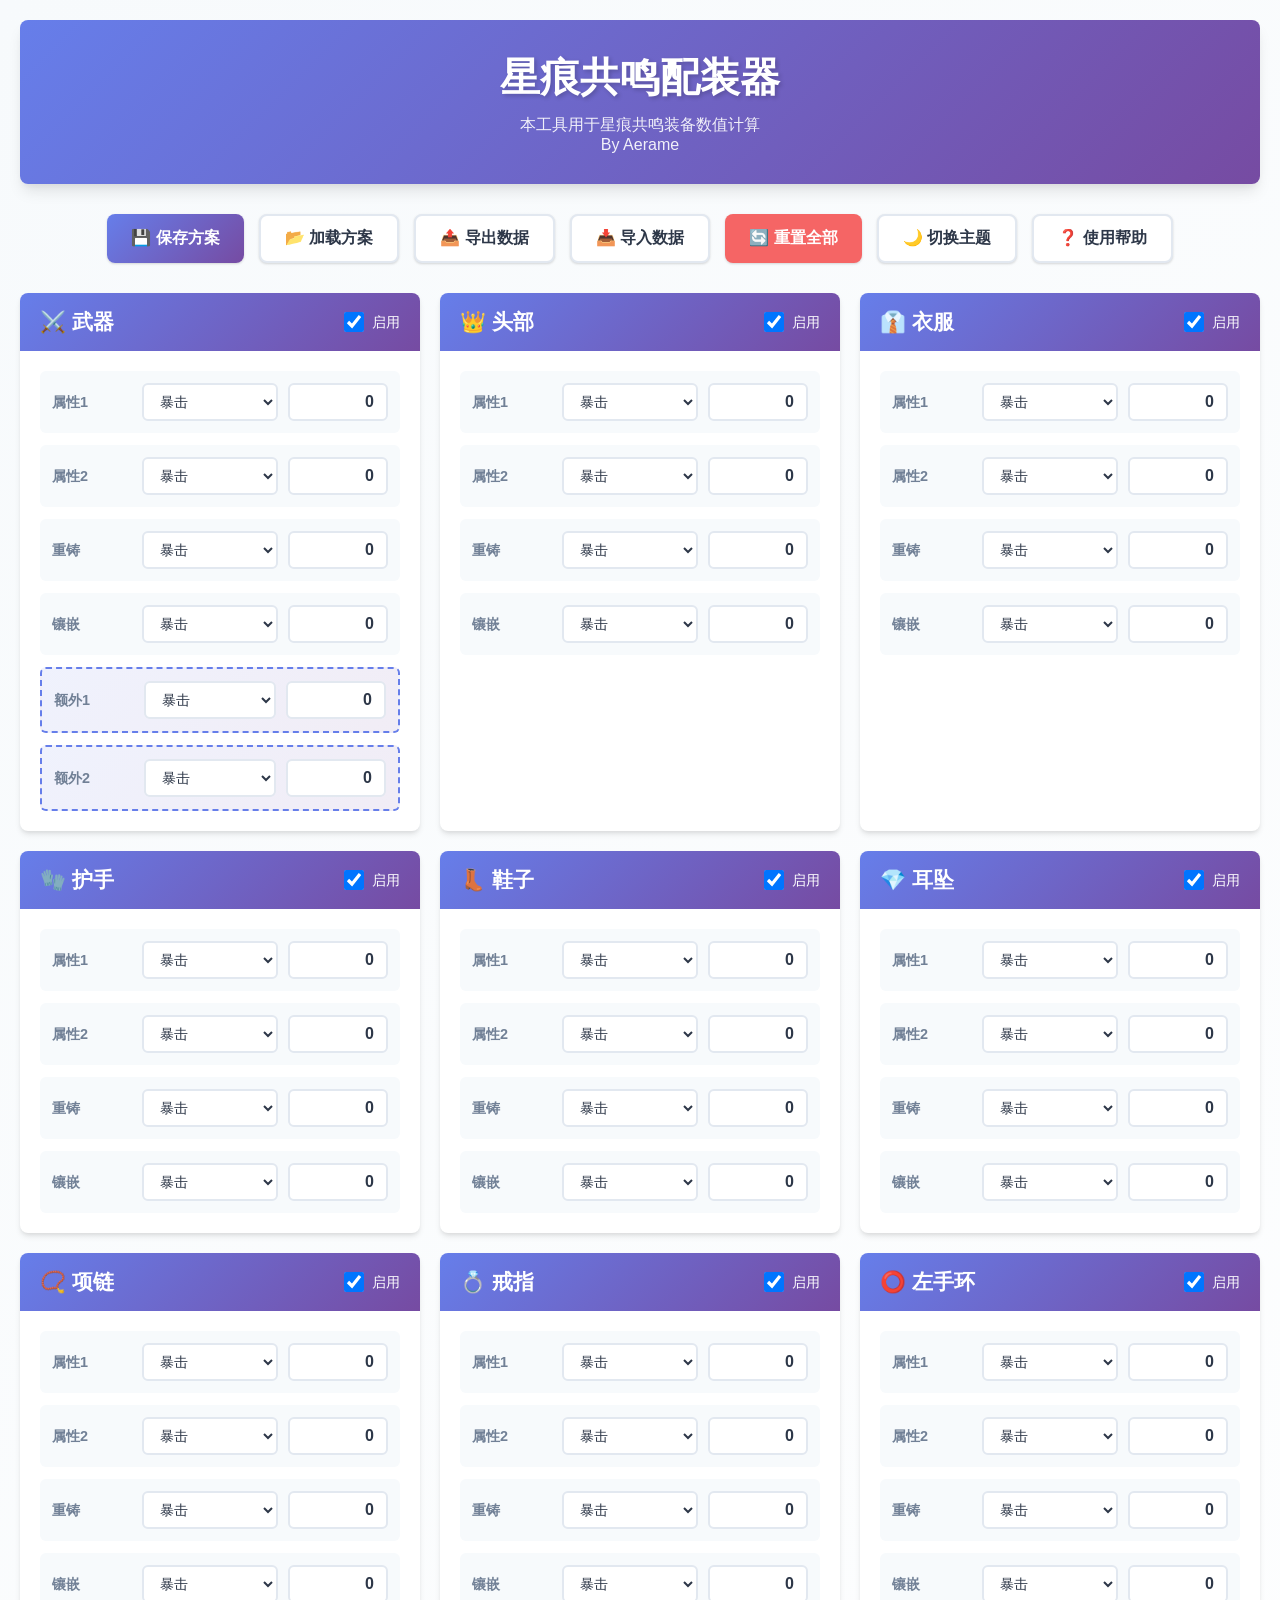
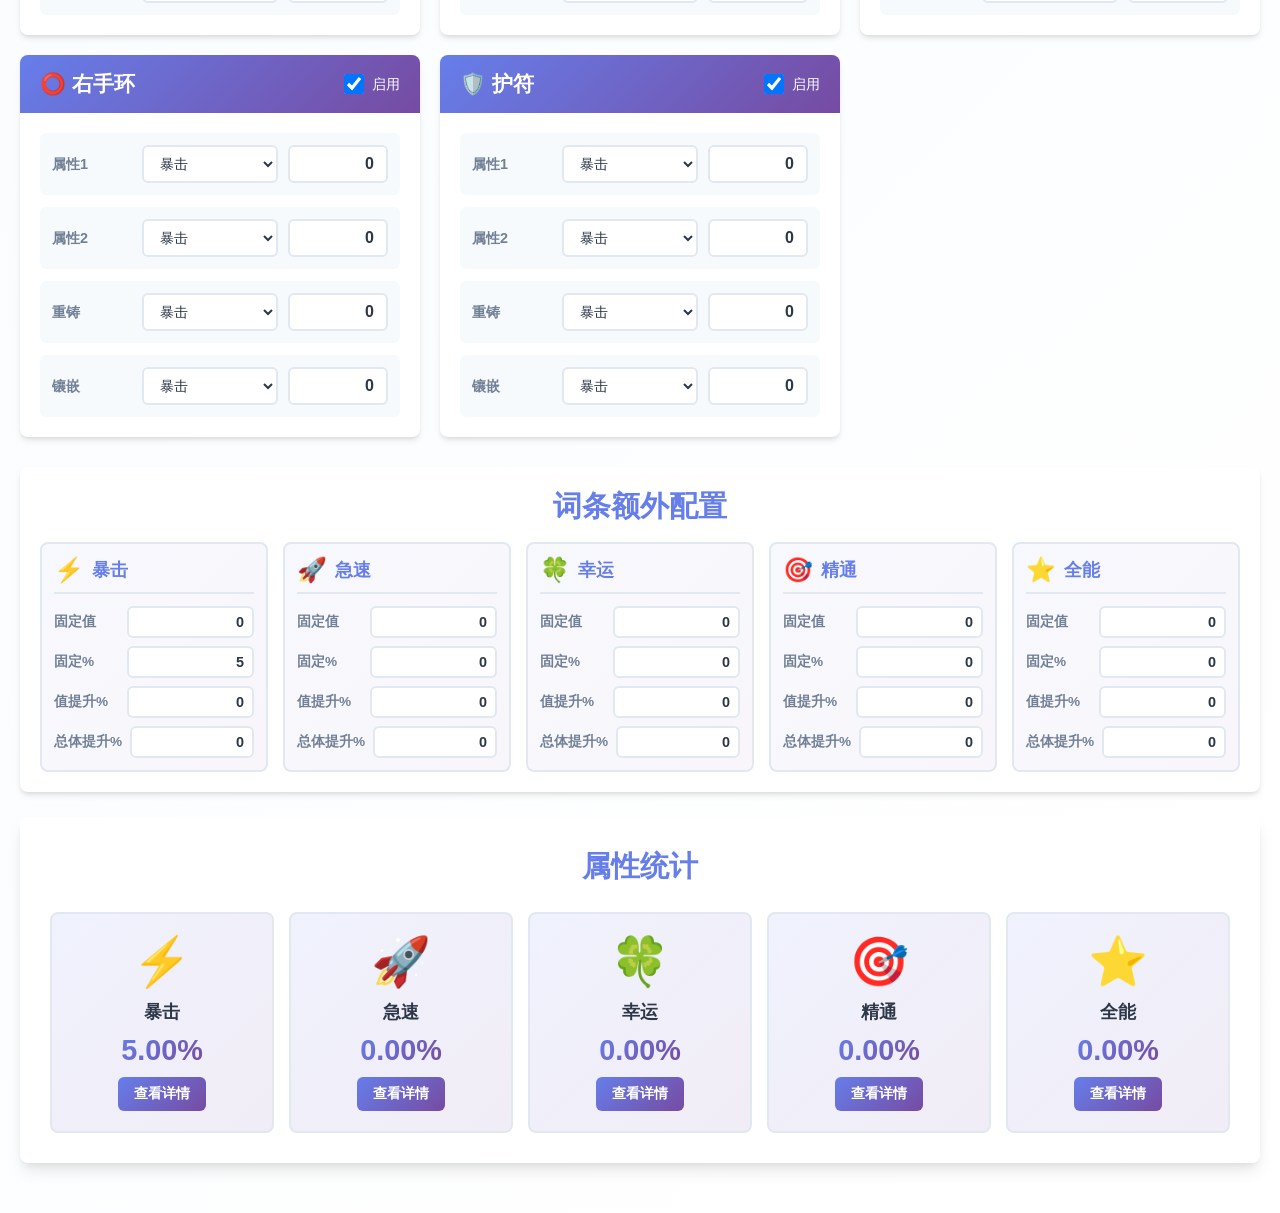
<file: index.html>
<!DOCTYPE html>
<html lang="zh-CN">
<head>
    <meta charset="UTF-8">
    <meta name="viewport" content="width=device-width, initial-scale=1.0">
    <title>星痕共鸣配装器V1</title>
    <link rel="stylesheet" href="./styles.css">
</head>
<body>
    <div class="container">
        <header>
            <h1>星痕共鸣配装器</h1>
            <p class="subtitle">本工具用于星痕共鸣装备数值计算</p>
            <p class="subtitle">By Aerame</p>
        </header>

        <div class="toolbar">
            <button id="save-config" class="btn-primary">💾 保存方案</button>
            <button id="load-config" class="btn-secondary">📂 加载方案</button>
            <button id="export-config" class="btn-secondary">📤 导出数据</button>
            <button id="import-config" class="btn-secondary">📥 导入数据</button>
            <button id="reset-config" class="btn-danger">🔄 重置全部</button>
            <button id="toggle-theme" class="btn-secondary">🌙 切换主题</button>
            <button type="button" class="btn-secondary" onclick="location.href='./help.html'">❓ 使用帮助</button>
        </div>

        <!-- 装备网格 - 放在最前面 -->
        <div class="equipment-grid">
            <!-- 武器 (有6个属性框) -->
            <div class="equipment-card" data-slot="weapon">
                <div class="card-header">
                    <h3>⚔️ 武器</h3>
                    <label class="toggle-label">
                        <input type="checkbox" class="enable-slot" checked>
                        <span>启用</span>
                    </label>
                </div>
                <div class="card-body">
                    <div class="attr-input-group">
                        <div class="attr-input">
                            <label>属性1</label>
                            <select class="attr1-type">
                                <option value="crit">暴击</option>
                                <option value="haste">急速</option>
                                <option value="luck">幸运</option>
                                <option value="mastery">精通</option>
                                <option value="versatility">全能</option>
                            </select>
                            <input type="number" class="attr1-value" value="0" min="0">
                        </div>
                        <div class="attr-input">
                            <label>属性2</label>
                            <select class="attr2-type">
                                <option value="crit">暴击</option>
                                <option value="haste">急速</option>
                                <option value="luck">幸运</option>
                                <option value="mastery">精通</option>
                                <option value="versatility">全能</option>
                            </select>
                            <input type="number" class="attr2-value" value="0" min="0">
                        </div>
                        <div class="attr-input">
                            <label>重铸</label>
                            <select class="reforge-type">
                                <option value="crit">暴击</option>
                                <option value="haste">急速</option>
                                <option value="luck">幸运</option>
                                <option value="mastery">精通</option>
                                <option value="versatility">全能</option>
                            </select>
                            <input type="number" class="reforge-value" value="0" min="0">
                        </div>
                        <div class="attr-input">
                            <label>镶嵌</label>
                            <select class="inlay-type">
                                <option value="crit">暴击</option>
                                <option value="haste">急速</option>
                                <option value="luck">幸运</option>
                                <option value="mastery">精通</option>
                                <option value="versatility">全能</option>
                            </select>
                            <input type="number" class="inlay-value" value="0" min="0">
                        </div>
                        <div class="attr-input extra">
                            <label>额外1</label>
                            <select class="extra1-type">
                                <option value="crit">暴击</option>
                                <option value="haste">急速</option>
                                <option value="luck">幸运</option>
                                <option value="mastery">精通</option>
                                <option value="versatility">全能</option>
                            </select>
                            <input type="number" class="extra1-value" value="0" min="0">
                        </div>
                        <div class="attr-input extra">
                            <label>额外2</label>
                            <select class="extra2-type">
                                <option value="crit">暴击</option>
                                <option value="haste">急速</option>
                                <option value="luck">幸运</option>
                                <option value="mastery">精通</option>
                                <option value="versatility">全能</option>
                            </select>
                            <input type="number" class="extra2-value" value="0" min="0">
                        </div>
                    </div>
                </div>
            </div>

            <!-- 其他装备部位 (各有4个属性框) -->
            <div class="equipment-card" data-slot="head">
                <div class="card-header">
                    <h3>👑 头部</h3>
                    <label class="toggle-label">
                        <input type="checkbox" class="enable-slot" checked>
                        <span>启用</span>
                    </label>
                </div>
                <div class="card-body">
                    <div class="attr-input-group">
                        <div class="attr-input">
                            <label>属性1</label>
                            <select class="attr1-type">
                                <option value="crit">暴击</option>
                                <option value="haste">急速</option>
                                <option value="luck">幸运</option>
                                <option value="mastery">精通</option>
                                <option value="versatility">全能</option>
                            </select>
                            <input type="number" class="attr1-value" value="0" min="0">
                        </div>
                        <div class="attr-input">
                            <label>属性2</label>
                            <select class="attr2-type">
                                <option value="crit">暴击</option>
                                <option value="haste">急速</option>
                                <option value="luck">幸运</option>
                                <option value="mastery">精通</option>
                                <option value="versatility">全能</option>
                            </select>
                            <input type="number" class="attr2-value" value="0" min="0">
                        </div>
                        <div class="attr-input">
                            <label>重铸</label>
                            <select class="reforge-type">
                                <option value="crit">暴击</option>
                                <option value="haste">急速</option>
                                <option value="luck">幸运</option>
                                <option value="mastery">精通</option>
                                <option value="versatility">全能</option>
                            </select>
                            <input type="number" class="reforge-value" value="0" min="0">
                        </div>
                        <div class="attr-input">
                            <label>镶嵌</label>
                            <select class="inlay-type">
                                <option value="crit">暴击</option>
                                <option value="haste">急速</option>
                                <option value="luck">幸运</option>
                                <option value="mastery">精通</option>
                                <option value="versatility">全能</option>
                            </select>
                            <input type="number" class="inlay-value" value="0" min="0">
                        </div>
                    </div>
                </div>
            </div>

            <div class="equipment-card" data-slot="cloth">
                <div class="card-header">
                    <h3>👔 衣服</h3>
                    <label class="toggle-label">
                        <input type="checkbox" class="enable-slot" checked>
                        <span>启用</span>
                    </label>
                </div>
                <div class="card-body">
                    <div class="attr-input-group">
                        <div class="attr-input">
                            <label>属性1</label>
                            <select class="attr1-type">
                                <option value="crit">暴击</option>
                                <option value="haste">急速</option>
                                <option value="luck">幸运</option>
                                <option value="mastery">精通</option>
                                <option value="versatility">全能</option>
                            </select>
                            <input type="number" class="attr1-value" value="0" min="0">
                        </div>
                        <div class="attr-input">
                            <label>属性2</label>
                            <select class="attr2-type">
                                <option value="crit">暴击</option>
                                <option value="haste">急速</option>
                                <option value="luck">幸运</option>
                                <option value="mastery">精通</option>
                                <option value="versatility">全能</option>
                            </select>
                            <input type="number" class="attr2-value" value="0" min="0">
                        </div>
                        <div class="attr-input">
                            <label>重铸</label>
                            <select class="reforge-type">
                                <option value="crit">暴击</option>
                                <option value="haste">急速</option>
                                <option value="luck">幸运</option>
                                <option value="mastery">精通</option>
                                <option value="versatility">全能</option>
                            </select>
                            <input type="number" class="reforge-value" value="0" min="0">
                        </div>
                        <div class="attr-input">
                            <label>镶嵌</label>
                            <select class="inlay-type">
                                <option value="crit">暴击</option>
                                <option value="haste">急速</option>
                                <option value="luck">幸运</option>
                                <option value="mastery">精通</option>
                                <option value="versatility">全能</option>
                            </select>
                            <input type="number" class="inlay-value" value="0" min="0">
                        </div>
                    </div>
                </div>
            </div>

            <div class="equipment-card" data-slot="glove">
                <div class="card-header">
                    <h3>🧤 护手</h3>
                    <label class="toggle-label">
                        <input type="checkbox" class="enable-slot" checked>
                        <span>启用</span>
                    </label>
                </div>
                <div class="card-body">
                    <div class="attr-input-group">
                        <div class="attr-input">
                            <label>属性1</label>
                            <select class="attr1-type">
                                <option value="crit">暴击</option>
                                <option value="haste">急速</option>
                                <option value="luck">幸运</option>
                                <option value="mastery">精通</option>
                                <option value="versatility">全能</option>
                            </select>
                            <input type="number" class="attr1-value" value="0" min="0">
                        </div>
                        <div class="attr-input">
                            <label>属性2</label>
                            <select class="attr2-type">
                                <option value="crit">暴击</option>
                                <option value="haste">急速</option>
                                <option value="luck">幸运</option>
                                <option value="mastery">精通</option>
                                <option value="versatility">全能</option>
                            </select>
                            <input type="number" class="attr2-value" value="0" min="0">
                        </div>
                        <div class="attr-input">
                            <label>重铸</label>
                            <select class="reforge-type">
                                <option value="crit">暴击</option>
                                <option value="haste">急速</option>
                                <option value="luck">幸运</option>
                                <option value="mastery">精通</option>
                                <option value="versatility">全能</option>
                            </select>
                            <input type="number" class="reforge-value" value="0" min="0">
                        </div>
                        <div class="attr-input">
                            <label>镶嵌</label>
                            <select class="inlay-type">
                                <option value="crit">暴击</option>
                                <option value="haste">急速</option>
                                <option value="luck">幸运</option>
                                <option value="mastery">精通</option>
                                <option value="versatility">全能</option>
                            </select>
                            <input type="number" class="inlay-value" value="0" min="0">
                        </div>
                    </div>
                </div>
            </div>

            <div class="equipment-card" data-slot="shoes">
                <div class="card-header">
                    <h3>👢 鞋子</h3>
                    <label class="toggle-label">
                        <input type="checkbox" class="enable-slot" checked>
                        <span>启用</span>
                    </label>
                </div>
                <div class="card-body">
                    <div class="attr-input-group">
                        <div class="attr-input">
                            <label>属性1</label>
                            <select class="attr1-type">
                                <option value="crit">暴击</option>
                                <option value="haste">急速</option>
                                <option value="luck">幸运</option>
                                <option value="mastery">精通</option>
                                <option value="versatility">全能</option>
                            </select>
                            <input type="number" class="attr1-value" value="0" min="0">
                        </div>
                        <div class="attr-input">
                            <label>属性2</label>
                            <select class="attr2-type">
                                <option value="crit">暴击</option>
                                <option value="haste">急速</option>
                                <option value="luck">幸运</option>
                                <option value="mastery">精通</option>
                                <option value="versatility">全能</option>
                            </select>
                            <input type="number" class="attr2-value" value="0" min="0">
                        </div>
                        <div class="attr-input">
                            <label>重铸</label>
                            <select class="reforge-type">
                                <option value="crit">暴击</option>
                                <option value="haste">急速</option>
                                <option value="luck">幸运</option>
                                <option value="mastery">精通</option>
                                <option value="versatility">全能</option>
                            </select>
                            <input type="number" class="reforge-value" value="0" min="0">
                        </div>
                        <div class="attr-input">
                            <label>镶嵌</label>
                            <select class="inlay-type">
                                <option value="crit">暴击</option>
                                <option value="haste">急速</option>
                                <option value="luck">幸运</option>
                                <option value="mastery">精通</option>
                                <option value="versatility">全能</option>
                            </select>
                            <input type="number" class="inlay-value" value="0" min="0">
                        </div>
                    </div>
                </div>
            </div>

            <div class="equipment-card" data-slot="earring">
                <div class="card-header">
                    <h3>💎 耳坠</h3>
                    <label class="toggle-label">
                        <input type="checkbox" class="enable-slot" checked>
                        <span>启用</span>
                    </label>
                </div>
                <div class="card-body">
                    <div class="attr-input-group">
                        <div class="attr-input">
                            <label>属性1</label>
                            <select class="attr1-type">
                                <option value="crit">暴击</option>
                                <option value="haste">急速</option>
                                <option value="luck">幸运</option>
                                <option value="mastery">精通</option>
                                <option value="versatility">全能</option>
                            </select>
                            <input type="number" class="attr1-value" value="0" min="0">
                        </div>
                        <div class="attr-input">
                            <label>属性2</label>
                            <select class="attr2-type">
                                <option value="crit">暴击</option>
                                <option value="haste">急速</option>
                                <option value="luck">幸运</option>
                                <option value="mastery">精通</option>
                                <option value="versatility">全能</option>
                            </select>
                            <input type="number" class="attr2-value" value="0" min="0">
                        </div>
                        <div class="attr-input">
                            <label>重铸</label>
                            <select class="reforge-type">
                                <option value="crit">暴击</option>
                                <option value="haste">急速</option>
                                <option value="luck">幸运</option>
                                <option value="mastery">精通</option>
                                <option value="versatility">全能</option>
                            </select>
                            <input type="number" class="reforge-value" value="0" min="0">
                        </div>
                        <div class="attr-input">
                            <label>镶嵌</label>
                            <select class="inlay-type">
                                <option value="crit">暴击</option>
                                <option value="haste">急速</option>
                                <option value="luck">幸运</option>
                                <option value="mastery">精通</option>
                                <option value="versatility">全能</option>
                            </select>
                            <input type="number" class="inlay-value" value="0" min="0">
                        </div>
                    </div>
                </div>
            </div>

            <div class="equipment-card" data-slot="necklace">
                <div class="card-header">
                    <h3>📿 项链</h3>
                    <label class="toggle-label">
                        <input type="checkbox" class="enable-slot" checked>
                        <span>启用</span>
                    </label>
                </div>
                <div class="card-body">
                    <div class="attr-input-group">
                        <div class="attr-input">
                            <label>属性1</label>
                            <select class="attr1-type">
                                <option value="crit">暴击</option>
                                <option value="haste">急速</option>
                                <option value="luck">幸运</option>
                                <option value="mastery">精通</option>
                                <option value="versatility">全能</option>
                            </select>
                            <input type="number" class="attr1-value" value="0" min="0">
                        </div>
                        <div class="attr-input">
                            <label>属性2</label>
                            <select class="attr2-type">
                                <option value="crit">暴击</option>
                                <option value="haste">急速</option>
                                <option value="luck">幸运</option>
                                <option value="mastery">精通</option>
                                <option value="versatility">全能</option>
                            </select>
                            <input type="number" class="attr2-value" value="0" min="0">
                        </div>
                        <div class="attr-input">
                            <label>重铸</label>
                            <select class="reforge-type">
                                <option value="crit">暴击</option>
                                <option value="haste">急速</option>
                                <option value="luck">幸运</option>
                                <option value="mastery">精通</option>
                                <option value="versatility">全能</option>
                            </select>
                            <input type="number" class="reforge-value" value="0" min="0">
                        </div>
                        <div class="attr-input">
                            <label>镶嵌</label>
                            <select class="inlay-type">
                                <option value="crit">暴击</option>
                                <option value="haste">急速</option>
                                <option value="luck">幸运</option>
                                <option value="mastery">精通</option>
                                <option value="versatility">全能</option>
                            </select>
                            <input type="number" class="inlay-value" value="0" min="0">
                        </div>
                    </div>
                </div>
            </div>

            <div class="equipment-card" data-slot="ring">
                <div class="card-header">
                    <h3>💍 戒指</h3>
                    <label class="toggle-label">
                        <input type="checkbox" class="enable-slot" checked>
                        <span>启用</span>
                    </label>
                </div>
                <div class="card-body">
                    <div class="attr-input-group">
                        <div class="attr-input">
                            <label>属性1</label>
                            <select class="attr1-type">
                                <option value="crit">暴击</option>
                                <option value="haste">急速</option>
                                <option value="luck">幸运</option>
                                <option value="mastery">精通</option>
                                <option value="versatility">全能</option>
                            </select>
                            <input type="number" class="attr1-value" value="0" min="0">
                        </div>
                        <div class="attr-input">
                            <label>属性2</label>
                            <select class="attr2-type">
                                <option value="crit">暴击</option>
                                <option value="haste">急速</option>
                                <option value="luck">幸运</option>
                                <option value="mastery">精通</option>
                                <option value="versatility">全能</option>
                            </select>
                            <input type="number" class="attr2-value" value="0" min="0">
                        </div>
                        <div class="attr-input">
                            <label>重铸</label>
                            <select class="reforge-type">
                                <option value="crit">暴击</option>
                                <option value="haste">急速</option>
                                <option value="luck">幸运</option>
                                <option value="mastery">精通</option>
                                <option value="versatility">全能</option>
                            </select>
                            <input type="number" class="reforge-value" value="0" min="0">
                        </div>
                        <div class="attr-input">
                            <label>镶嵌</label>
                            <select class="inlay-type">
                                <option value="crit">暴击</option>
                                <option value="haste">急速</option>
                                <option value="luck">幸运</option>
                                <option value="mastery">精通</option>
                                <option value="versatility">全能</option>
                            </select>
                            <input type="number" class="inlay-value" value="0" min="0">
                        </div>
                    </div>
                </div>
            </div>

            <div class="equipment-card" data-slot="left-bracelet">
                <div class="card-header">
                    <h3>⭕ 左手环</h3>
                    <label class="toggle-label">
                        <input type="checkbox" class="enable-slot" checked>
                        <span>启用</span>
                    </label>
                </div>
                <div class="card-body">
                    <div class="attr-input-group">
                        <div class="attr-input">
                            <label>属性1</label>
                            <select class="attr1-type">
                                <option value="crit">暴击</option>
                                <option value="haste">急速</option>
                                <option value="luck">幸运</option>
                                <option value="mastery">精通</option>
                                <option value="versatility">全能</option>
                            </select>
                            <input type="number" class="attr1-value" value="0" min="0">
                        </div>
                        <div class="attr-input">
                            <label>属性2</label>
                            <select class="attr2-type">
                                <option value="crit">暴击</option>
                                <option value="haste">急速</option>
                                <option value="luck">幸运</option>
                                <option value="mastery">精通</option>
                                <option value="versatility">全能</option>
                            </select>
                            <input type="number" class="attr2-value" value="0" min="0">
                        </div>
                        <div class="attr-input">
                            <label>重铸</label>
                            <select class="reforge-type">
                                <option value="crit">暴击</option>
                                <option value="haste">急速</option>
                                <option value="luck">幸运</option>
                                <option value="mastery">精通</option>
                                <option value="versatility">全能</option>
                            </select>
                            <input type="number" class="reforge-value" value="0" min="0">
                        </div>
                        <div class="attr-input">
                            <label>镶嵌</label>
                            <select class="inlay-type">
                                <option value="crit">暴击</option>
                                <option value="haste">急速</option>
                                <option value="luck">幸运</option>
                                <option value="mastery">精通</option>
                                <option value="versatility">全能</option>
                            </select>
                            <input type="number" class="inlay-value" value="0" min="0">
                        </div>
                    </div>
                </div>
            </div>

            <div class="equipment-card" data-slot="right-bracelet">
                <div class="card-header">
                    <h3>⭕ 右手环</h3>
                    <label class="toggle-label">
                        <input type="checkbox" class="enable-slot" checked>
                        <span>启用</span>
                    </label>
                </div>
                <div class="card-body">
                    <div class="attr-input-group">
                        <div class="attr-input">
                            <label>属性1</label>
                            <select class="attr1-type">
                                <option value="crit">暴击</option>
                                <option value="haste">急速</option>
                                <option value="luck">幸运</option>
                                <option value="mastery">精通</option>
                                <option value="versatility">全能</option>
                            </select>
                            <input type="number" class="attr1-value" value="0" min="0">
                        </div>
                        <div class="attr-input">
                            <label>属性2</label>
                            <select class="attr2-type">
                                <option value="crit">暴击</option>
                                <option value="haste">急速</option>
                                <option value="luck">幸运</option>
                                <option value="mastery">精通</option>
                                <option value="versatility">全能</option>
                            </select>
                            <input type="number" class="attr2-value" value="0" min="0">
                        </div>
                        <div class="attr-input">
                            <label>重铸</label>
                            <select class="reforge-type">
                                <option value="crit">暴击</option>
                                <option value="haste">急速</option>
                                <option value="luck">幸运</option>
                                <option value="mastery">精通</option>
                                <option value="versatility">全能</option>
                            </select>
                            <input type="number" class="reforge-value" value="0" min="0">
                        </div>
                        <div class="attr-input">
                            <label>镶嵌</label>
                            <select class="inlay-type">
                                <option value="crit">暴击</option>
                                <option value="haste">急速</option>
                                <option value="luck">幸运</option>
                                <option value="mastery">精通</option>
                                <option value="versatility">全能</option>
                            </select>
                            <input type="number" class="inlay-value" value="0" min="0">
                        </div>
                    </div>
                </div>
            </div>

            <div class="equipment-card" data-slot="armguard">
                <div class="card-header">
                    <h3>🛡️ 护符</h3>
                    <label class="toggle-label">
                        <input type="checkbox" class="enable-slot" checked>
                        <span>启用</span>
                    </label>
                </div>
                <div class="card-body">
                    <div class="attr-input-group">
                        <div class="attr-input">
                            <label>属性1</label>
                            <select class="attr1-type">
                                <option value="crit">暴击</option>
                                <option value="haste">急速</option>
                                <option value="luck">幸运</option>
                                <option value="mastery">精通</option>
                                <option value="versatility">全能</option>
                            </select>
                            <input type="number" class="attr1-value" value="0" min="0">
                        </div>
                        <div class="attr-input">
                            <label>属性2</label>
                            <select class="attr2-type">
                                <option value="crit">暴击</option>
                                <option value="haste">急速</option>
                                <option value="luck">幸运</option>
                                <option value="mastery">精通</option>
                                <option value="versatility">全能</option>
                            </select>
                            <input type="number" class="attr2-value" value="0" min="0">
                        </div>
                        <div class="attr-input">
                            <label>重铸</label>
                            <select class="reforge-type">
                                <option value="crit">暴击</option>
                                <option value="haste">急速</option>
                                <option value="luck">幸运</option>
                                <option value="mastery">精通</option>
                                <option value="versatility">全能</option>
                            </select>
                            <input type="number" class="reforge-value" value="0" min="0">
                        </div>
                        <div class="attr-input">
                            <label>镶嵌</label>
                            <select class="inlay-type">
                                <option value="crit">暴击</option>
                                <option value="haste">急速</option>
                                <option value="luck">幸运</option>
                                <option value="mastery">精通</option>
                                <option value="versatility">全能</option>
                            </select>
                            <input type="number" class="inlay-value" value="0" min="0">
                        </div>
                    </div>
                </div>
            </div>
        </div>

        <!-- 词条额外配置 - 放在属性统计前面 -->
        <div class="percent-config">
            <h2>词条额外配置</h2>
            <div class="percent-grid">
                <div class="percent-item">
                    <div class="percent-header">
                        <span class="percent-icon">⚡</span>
                        <span class="percent-name">暴击</span>
                    </div>
                    <div class="percent-inputs">
                        <div class="input-group">
                            <label>固定值</label>
                            <input type="number" id="crit-fixed-value" value="0" min="0">
                        </div>
                        <div class="input-group">
                            <label>固定%</label>
                            <input type="number" id="crit-fixed-percent" value="5" step="0.1">
                        </div>
                        <div class="input-group">
                            <label>值提升%</label>
                            <input type="number" id="crit-value-boost" value="0" step="0.1" min="0">
                        </div>
                        <div class="input-group">
                            <label>总体提升%</label>
                            <input type="number" id="crit-total-boost" value="0" step="0.1" min="0">
                        </div>
                    </div>
                </div>

                <div class="percent-item">
                    <div class="percent-header">
                        <span class="percent-icon">🚀</span>
                        <span class="percent-name">急速</span>
                    </div>
                    <div class="percent-inputs">
                        <div class="input-group">
                            <label>固定值</label>
                            <input type="number" id="haste-fixed-value" value="0" min="0">
                        </div>
                        <div class="input-group">
                            <label>固定%</label>
                            <input type="number" id="haste-fixed-percent" value="0" step="0.1">
                        </div>
                        <div class="input-group">
                            <label>值提升%</label>
                            <input type="number" id="haste-value-boost" value="0" step="0.1" min="0">
                        </div>
                        <div class="input-group">
                            <label>总体提升%</label>
                            <input type="number" id="haste-total-boost" value="0" step="0.1" min="0">
                        </div>
                    </div>
                </div>

                <div class="percent-item">
                    <div class="percent-header">
                        <span class="percent-icon">🍀</span>
                        <span class="percent-name">幸运</span>
                    </div>
                    <div class="percent-inputs">
                        <div class="input-group">
                            <label>固定值</label>
                            <input type="number" id="luck-fixed-value" value="0" min="0">
                        </div>
                        <div class="input-group">
                            <label>固定%</label>
                            <input type="number" id="luck-fixed-percent" value="0" step="0.1">
                        </div>
                        <div class="input-group">
                            <label>值提升%</label>
                            <input type="number" id="luck-value-boost" value="0" step="0.1" min="0">
                        </div>
                        <div class="input-group">
                            <label>总体提升%</label>
                            <input type="number" id="luck-total-boost" value="0" step="0.1" min="0">
                        </div>
                    </div>
                </div>

                <div class="percent-item">
                    <div class="percent-header">
                        <span class="percent-icon">🎯</span>
                        <span class="percent-name">精通</span>
                    </div>
                    <div class="percent-inputs">
                        <div class="input-group">
                            <label>固定值</label>
                            <input type="number" id="mastery-fixed-value" value="0" min="0">
                        </div>
                        <div class="input-group">
                            <label>固定%</label>
                            <input type="number" id="mastery-fixed-percent" value="0" step="0.1">
                        </div>
                        <div class="input-group">
                            <label>值提升%</label>
                            <input type="number" id="mastery-value-boost" value="0" step="0.1" min="0">
                        </div>
                        <div class="input-group">
                            <label>总体提升%</label>
                            <input type="number" id="mastery-total-boost" value="0" step="0.1" min="0">
                        </div>
                    </div>
                </div>

                <div class="percent-item">
                    <div class="percent-header">
                        <span class="percent-icon">⭐</span>
                        <span class="percent-name">全能</span>
                    </div>
                    <div class="percent-inputs">
                        <div class="input-group">
                            <label>固定值</label>
                            <input type="number" id="versatility-fixed-value" value="0" min="0">
                        </div>
                        <div class="input-group">
                            <label>固定%</label>
                            <input type="number" id="versatility-fixed-percent" value="0" step="0.1">
                        </div>
                        <div class="input-group">
                            <label>值提升%</label>
                            <input type="number" id="versatility-value-boost" value="0" step="0.1" min="0">
                        </div>
                        <div class="input-group">
                            <label>总体提升%</label>
                            <input type="number" id="versatility-total-boost" value="0" step="0.1" min="0">
                        </div>
                    </div>
                </div>
            </div>
        </div>

        <!-- 属性统计面板 - 横向一排 -->
        <div class="stats-panel">
            <h2>属性统计</h2>
            <div class="stats-row">
                <div class="stat-card" data-attr="crit">
                    <div class="stat-icon">⚡</div>
                    <div class="stat-name">暴击</div>
                    <div class="stat-final" data-value="crit-final">5.00%</div>
                    <button class="stat-detail-btn">查看详情</button>
                </div>

                <div class="stat-card" data-attr="haste">
                    <div class="stat-icon">🚀</div>
                    <div class="stat-name">急速</div>
                    <div class="stat-final" data-value="haste-final">0.00%</div>
                    <button class="stat-detail-btn">查看详情</button>
                </div>

                <div class="stat-card" data-attr="luck">
                    <div class="stat-icon">🍀</div>
                    <div class="stat-name">幸运</div>
                    <div class="stat-final" data-value="luck-final">0.00%</div>
                    <button class="stat-detail-btn">查看详情</button>
                </div>

                <div class="stat-card" data-attr="mastery">
                    <div class="stat-icon">🎯</div>
                    <div class="stat-name">精通</div>
                    <div class="stat-final" data-value="mastery-final">0.00%</div>
                    <button class="stat-detail-btn">查看详情</button>
                </div>

                <div class="stat-card" data-attr="versatility">
                    <div class="stat-icon">⭐</div>
                    <div class="stat-name">全能</div>
                    <div class="stat-final" data-value="versatility-final">0.00%</div>
                    <button class="stat-detail-btn">查看详情</button>
                </div>
            </div>
        </div>

        <!-- 计算详情弹窗 -->
        <div id="detail-modal" class="modal">
            <div class="modal-content detail-modal-content">
                <div class="modal-header">
                    <h2><span id="detail-attr-icon"></span> <span id="detail-attr-name"></span> 计算详情</h2>
                    <button class="close-modal">&times;</button>
                </div>
                <div class="modal-body">
                    <div class="calc-step">
                        <h3>📊 数据统计</h3>
                        <div class="calc-row">
                            <span class="calc-label">固定值总和：</span>
                            <span class="calc-value" id="detail-total">0</span>
                        </div>
                    </div>

                    <div class="calc-step">
                        <h3>🔢 第一步：计算获取量</h3>
                        <div class="calc-formula">
                            获取量 = 固定值总和 × (1 + 值提升百分比 / 100)
                        </div>
                        <div class="calc-row">
                            <span class="calc-label">固定值总和：</span>
                            <span class="calc-value" id="detail-total-2">0</span>
                        </div>
                        <div class="calc-row">
                            <span class="calc-label">值提升百分比：</span>
                            <span class="calc-value" id="detail-value-boost">0%</span>
                        </div>
                        <div class="calc-row highlight">
                            <span class="calc-label">获取量：</span>
                            <span class="calc-value" id="detail-obtained">0</span>
                        </div>
                    </div>

                    <div class="calc-step">
                        <h3>📈 第二步：转换为百分比</h3>
                        <div class="calc-formula">
                            转换百分比 = 获取量 / (获取量 + 50000 or 28000) × 100%
                        </div>
                        <div class="calc-row">
                            <span class="calc-label">获取量：</span>
                            <span class="calc-value" id="detail-obtained-2">0</span>
                        </div>
                        <div class="calc-row highlight">
                            <span class="calc-label">转换百分比：</span>
                            <span class="calc-value" id="detail-converted">0%</span>
                        </div>
                    </div>

                    <div class="calc-step">
                        <h3>➕ 第三步：加上固定百分比</h3>
                        <div class="calc-formula">
                            中间结果 = 固定百分比 + 转换百分比
                        </div>
                        <div class="calc-row">
                            <span class="calc-label">固定百分比：</span>
                            <span class="calc-value" id="detail-fixed">0%</span>
                        </div>
                        <div class="calc-row">
                            <span class="calc-label">转换百分比：</span>
                            <span class="calc-value" id="detail-converted-2">0%</span>
                        </div>
                        <div class="calc-row highlight">
                            <span class="calc-label">中间结果：</span>
                            <span class="calc-value" id="detail-intermediate">0%</span>
                        </div>
                    </div>

                    <div class="calc-step">
                        <h3>✨ 第四步：应用总体提升</h3>
                        <div class="calc-formula">
                            最终百分比 = 中间结果 × (1 + 总体提升百分比 / 100)
                        </div>
                        <div class="calc-row">
                            <span class="calc-label">中间结果：</span>
                            <span class="calc-value" id="detail-intermediate-2">0%</span>
                        </div>
                        <div class="calc-row">
                            <span class="calc-label">总体提升百分比：</span>
                            <span class="calc-value" id="detail-total-boost">0%</span>
                        </div>
                        <div class="calc-row final-result">
                            <span class="calc-label">最终百分比：</span>
                            <span class="calc-value" id="detail-final">0%</span>
                        </div>
                    </div>
                </div>
            </div>
        </div>

        <!-- 方案管理面板 -->
        <div id="config-modal" class="modal">
            <div class="modal-content">
                <div class="modal-header">
                    <h2>配装方案管理</h2>
                    <button class="close-modal">&times;</button>
                </div>
                <div class="modal-body">
                    <div class="config-form">
                        <label>方案名称：</label>
                        <input type="text" id="config-name" placeholder="输入方案名称">
                        <button id="save-new-config" class="btn-primary">保存为新方案</button>
                    </div>
                    <div class="config-list">
                        <h3>已保存方案</h3>
                        <div id="saved-configs"></div>
                    </div>
                </div>
            </div>
        </div>
    </div>

    <script src="./script.js"></script>
</body>
</html>
</file>
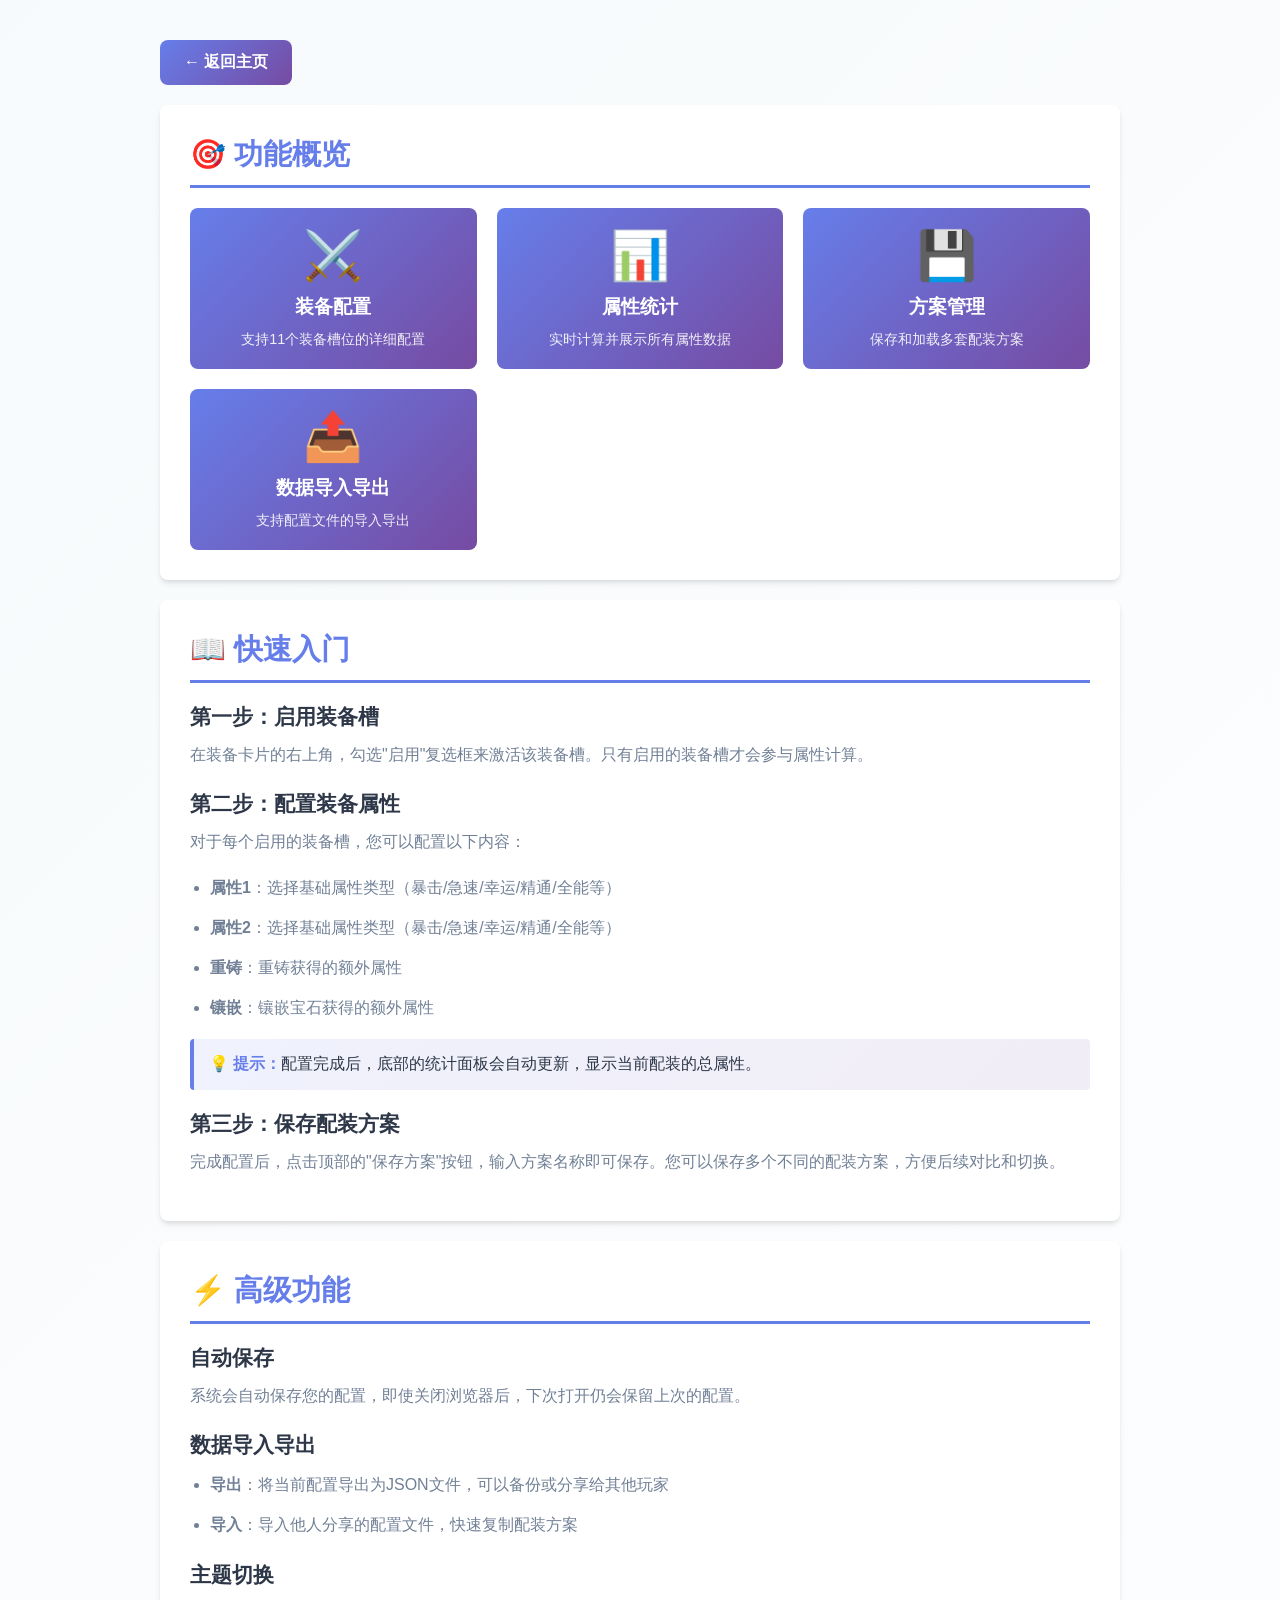
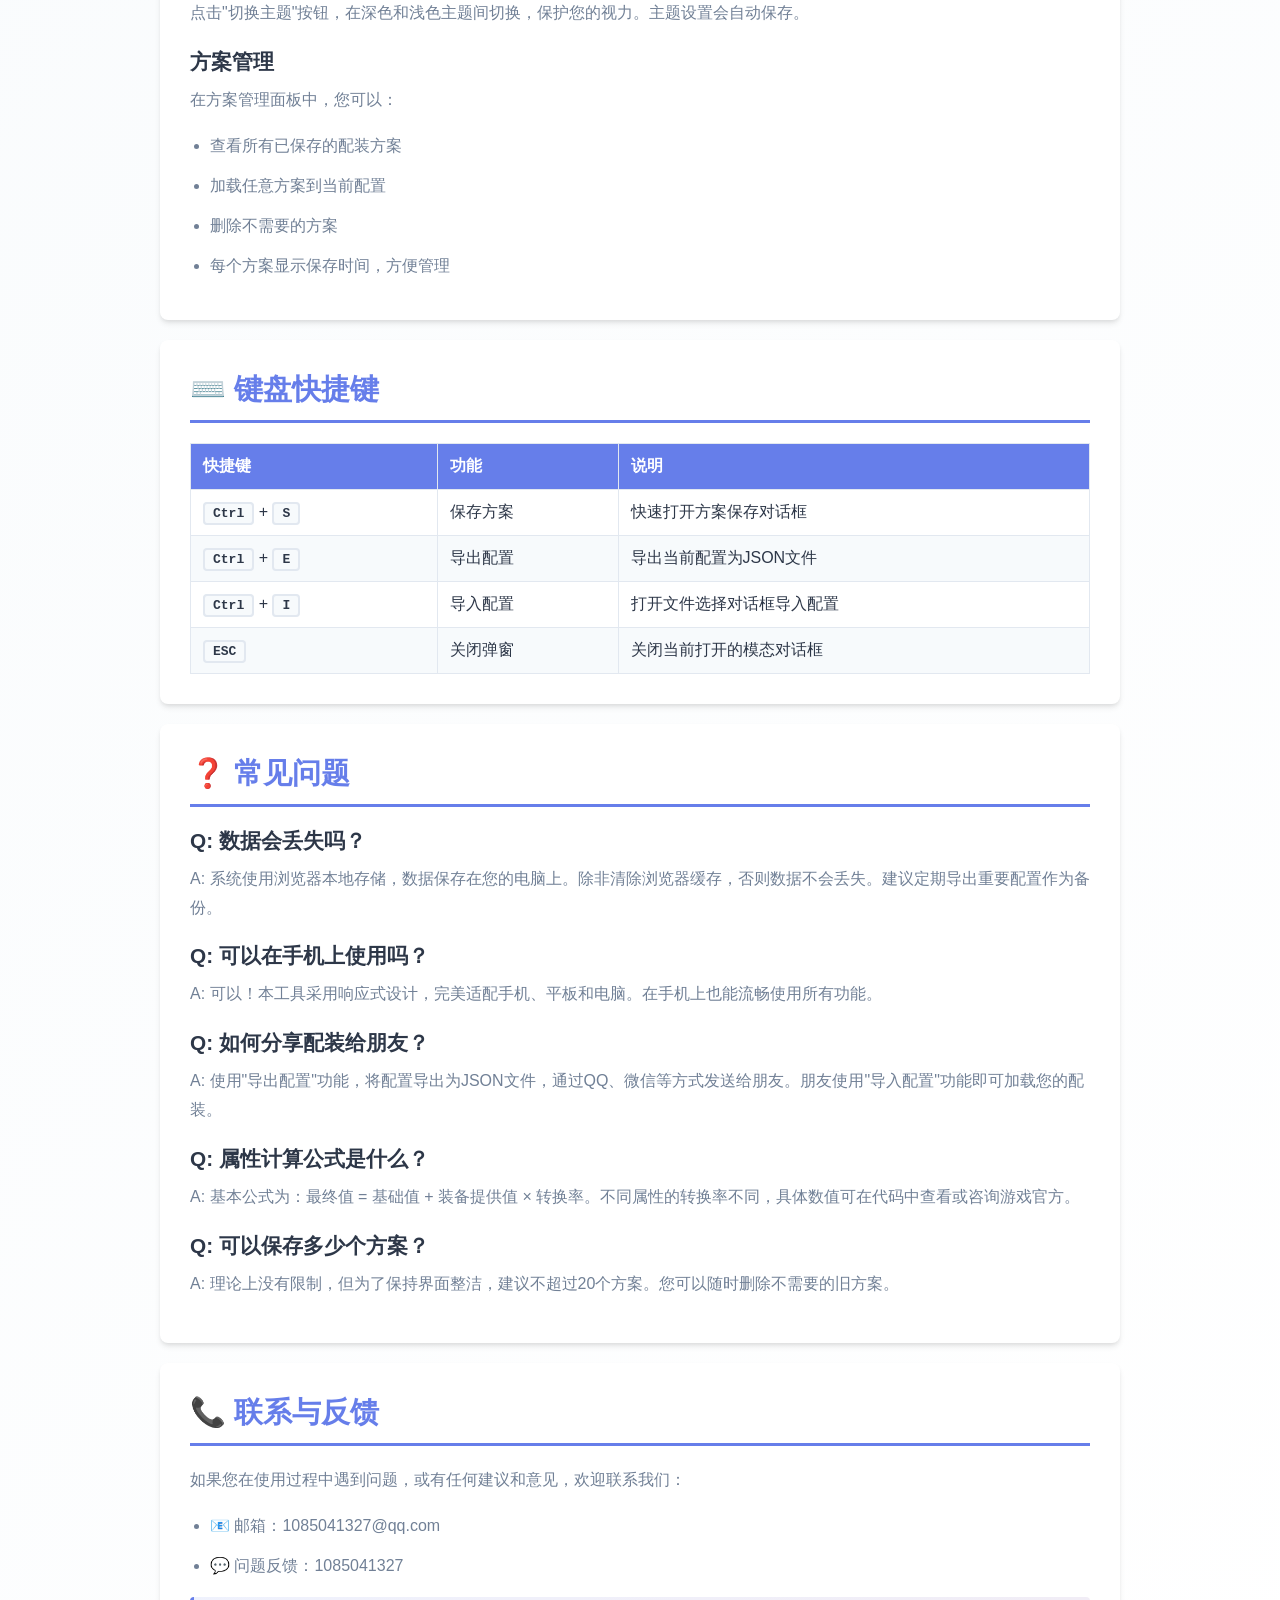
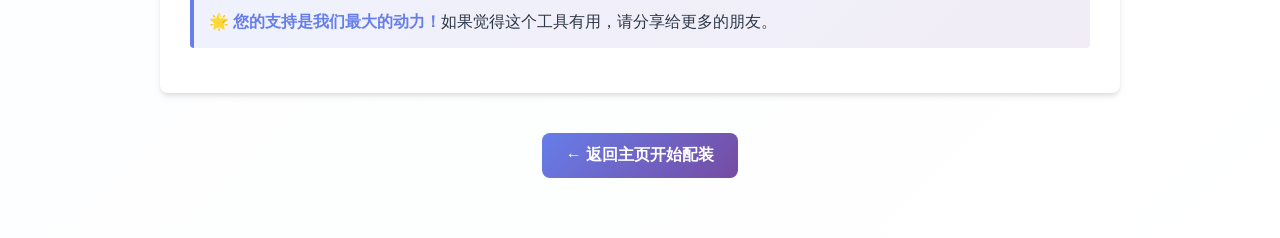
<file: help.html>
<!DOCTYPE html>
<html lang="zh-CN">
<head>
    <meta charset="UTF-8">
    <meta name="viewport" content="width=device-width, initial-scale=1.0">
    <title>使用帮助 - 星痕共鸣配装器</title>
    <link rel="stylesheet" href="./styles.css">
    <style>
        .help-container {
            max-width: 1000px;
            margin: 0 auto;
            padding: 20px;
        }

        .help-section {
            background: var(--bg-card);
            padding: 30px;
            border-radius: var(--border-radius);
            margin-bottom: 20px;
            box-shadow: var(--shadow-md);
        }

        .help-section h2 {
            color: var(--primary-color);
            margin-bottom: 20px;
            font-size: 1.8rem;
            border-bottom: 3px solid var(--primary-color);
            padding-bottom: 10px;
        }

        .help-section h3 {
            color: var(--text-primary);
            margin: 20px 0 10px 0;
            font-size: 1.3rem;
        }

        .help-section p {
            color: var(--text-secondary);
            line-height: 1.8;
            margin-bottom: 15px;
        }

        .help-section ul {
            margin-left: 20px;
            color: var(--text-secondary);
            line-height: 2;
        }

        .help-section li {
            margin-bottom: 8px;
        }

        .feature-grid {
            display: grid;
            grid-template-columns: repeat(auto-fit, minmax(250px, 1fr));
            gap: 20px;
            margin-top: 20px;
        }

        .feature-card {
            background: linear-gradient(135deg, var(--primary-color), var(--secondary-color));
            color: white;
            padding: 20px;
            border-radius: var(--border-radius);
            text-align: center;
        }

        .feature-icon {
            font-size: 3rem;
            margin-bottom: 10px;
        }

        .feature-title {
            font-size: 1.2rem;
            font-weight: 600;
            margin-bottom: 10px;
        }

        .feature-desc {
            font-size: 0.9rem;
            opacity: 0.9;
        }

        .shortcut-table {
            width: 100%;
            border-collapse: collapse;
            margin-top: 20px;
        }

        .shortcut-table th,
        .shortcut-table td {
            padding: 12px;
            border: 1px solid var(--border-color);
            text-align: left;
        }

        .shortcut-table th {
            background: var(--primary-color);
            color: white;
            font-weight: 600;
        }

        .shortcut-table tr:nth-child(even) {
            background: var(--bg-secondary);
        }

        .kbd {
            background: var(--bg-secondary);
            border: 2px solid var(--border-color);
            border-radius: 4px;
            padding: 2px 8px;
            font-family: monospace;
            font-weight: 600;
        }

        .back-btn {
            display: inline-block;
            padding: 12px 24px;
            background: linear-gradient(135deg, var(--primary-color), var(--secondary-color));
            color: white;
            text-decoration: none;
            border-radius: var(--border-radius);
            font-weight: 600;
            margin-bottom: 20px;
            transition: all 0.3s ease;
        }

        .back-btn:hover {
            transform: translateY(-2px);
            box-shadow: var(--shadow-lg);
        }

        .tip-box {
            background: linear-gradient(135deg, rgba(102, 126, 234, 0.1), rgba(118, 75, 162, 0.1));
            border-left: 4px solid var(--primary-color);
            padding: 15px;
            margin: 15px 0;
            border-radius: 4px;
        }

        .tip-box strong {
            color: var(--primary-color);
        }
    </style>
</head>
<body>
    <div class="help-container">
        <a href="./index.html" class="back-btn">← 返回主页</a>

        <div class="help-section">
            <h2>🎯 功能概览</h2>
            <div class="feature-grid">
                <div class="feature-card">
                    <div class="feature-icon">⚔️</div>
                    <div class="feature-title">装备配置</div>
                    <div class="feature-desc">支持11个装备槽位的详细配置</div>
                </div>
                <div class="feature-card">
                    <div class="feature-icon">📊</div>
                    <div class="feature-title">属性统计</div>
                    <div class="feature-desc">实时计算并展示所有属性数据</div>
                </div>
                <div class="feature-card">
                    <div class="feature-icon">💾</div>
                    <div class="feature-title">方案管理</div>
                    <div class="feature-desc">保存和加载多套配装方案</div>
                </div>
                <div class="feature-card">
                    <div class="feature-icon">📤</div>
                    <div class="feature-title">数据导入导出</div>
                    <div class="feature-desc">支持配置文件的导入导出</div>
                </div>
            </div>
        </div>

        <div class="help-section">
            <h2>📖 快速入门</h2>
            
            <h3>第一步：启用装备槽</h3>
            <p>在装备卡片的右上角，勾选"启用"复选框来激活该装备槽。只有启用的装备槽才会参与属性计算。</p>
            
            <h3>第二步：配置装备属性</h3>
            <p>对于每个启用的装备槽，您可以配置以下内容：</p>
            <ul>
                <li><strong>属性1</strong>：选择基础属性类型（暴击/急速/幸运/精通/全能等）</li>
                <li><strong>属性2</strong>：选择基础属性类型（暴击/急速/幸运/精通/全能等）</li>
                <li><strong>重铸</strong>：重铸获得的额外属性</li>
                <li><strong>镶嵌</strong>：镶嵌宝石获得的额外属性</li>
            </ul>

            <div class="tip-box">
                <strong>💡 提示：</strong>配置完成后，底部的统计面板会自动更新，显示当前配装的总属性。
            </div>

            <h3>第三步：保存配装方案</h3>
            <p>完成配置后，点击顶部的"保存方案"按钮，输入方案名称即可保存。您可以保存多个不同的配装方案，方便后续对比和切换。</p>
        </div>

        <div class="help-section">
            <h2>⚡ 高级功能</h2>
            
            <h3>自动保存</h3>
            <p>系统会自动保存您的配置，即使关闭浏览器后，下次打开仍会保留上次的配置。</p>
            
            <h3>数据导入导出</h3>
            <ul>
                <li><strong>导出</strong>：将当前配置导出为JSON文件，可以备份或分享给其他玩家</li>
                <li><strong>导入</strong>：导入他人分享的配置文件，快速复制配装方案</li>
            </ul>

            <h3>主题切换</h3>
            <p>点击"切换主题"按钮，在深色和浅色主题间切换，保护您的视力。主题设置会自动保存。</p>

            <h3>方案管理</h3>
            <p>在方案管理面板中，您可以：</p>
            <ul>
                <li>查看所有已保存的配装方案</li>
                <li>加载任意方案到当前配置</li>
                <li>删除不需要的方案</li>
                <li>每个方案显示保存时间，方便管理</li>
            </ul>
        </div>

        <div class="help-section">
            <h2>⌨️ 键盘快捷键</h2>
            <table class="shortcut-table">
                <thead>
                    <tr>
                        <th>快捷键</th>
                        <th>功能</th>
                        <th>说明</th>
                    </tr>
                </thead>
                <tbody>
                    <tr>
                        <td><span class="kbd">Ctrl</span> + <span class="kbd">S</span></td>
                        <td>保存方案</td>
                        <td>快速打开方案保存对话框</td>
                    </tr>
                    <tr>
                        <td><span class="kbd">Ctrl</span> + <span class="kbd">E</span></td>
                        <td>导出配置</td>
                        <td>导出当前配置为JSON文件</td>
                    </tr>
                    <tr>
                        <td><span class="kbd">Ctrl</span> + <span class="kbd">I</span></td>
                        <td>导入配置</td>
                        <td>打开文件选择对话框导入配置</td>
                    </tr>
                    <tr>
                        <td><span class="kbd">ESC</span></td>
                        <td>关闭弹窗</td>
                        <td>关闭当前打开的模态对话框</td>
                    </tr>
                </tbody>
            </table>
        </div>

        <!--<div class="help-section">
            <h2>🎮 配装建议</h2>
            
            <h3>暴击流</h3>
            <p>适合追求高爆发伤害的玩家：</p>
            <ul>
                <li>优先堆叠暴击率至50%以上</li>
                <li>暴击伤害与暴击率保持1.5:1的比例</li>
                <li>推荐套装：雷霆套装、暗影套装</li>
                <li>配合高攻击力和穿透效果更佳</li>
            </ul>

            <h3>生存流</h3>
            <p>适合需要高坦度的前排玩家：</p>
            <ul>
                <li>生命值堆到3000+</li>
                <li>防御力至少500</li>
                <li>推荐套装：冰霜套装、光明套装</li>
                <li>适当配置生命恢复提升续航</li>
            </ul>

            <h3>均衡流</h3>
            <p>适合新手和过渡期玩家：</p>
            <ul>
                <li>攻击和生命按2:1配置</li>
                <li>保持30%左右暴击率</li>
                <li>不要忽视防御属性</li>
                <li>推荐套装：烈焰套装、光明套装</li>
            </ul>

            <div class="tip-box">
                <strong>💡 专家建议：</strong>根据游戏内容选择配装。推图时注重生存，刷副本时注重输出，PVP时需要平衡发展。
            </div>
        </div>-->

        <div class="help-section">
            <h2>❓ 常见问题</h2>
            
            <h3>Q: 数据会丢失吗？</h3>
            <p>A: 系统使用浏览器本地存储，数据保存在您的电脑上。除非清除浏览器缓存，否则数据不会丢失。建议定期导出重要配置作为备份。</p>

            <h3>Q: 可以在手机上使用吗？</h3>
            <p>A: 可以！本工具采用响应式设计，完美适配手机、平板和电脑。在手机上也能流畅使用所有功能。</p>

            <h3>Q: 如何分享配装给朋友？</h3>
            <p>A: 使用"导出配置"功能，将配置导出为JSON文件，通过QQ、微信等方式发送给朋友。朋友使用"导入配置"功能即可加载您的配装。</p>

            <h3>Q: 属性计算公式是什么？</h3>
            <p>A: 基本公式为：最终值 = 基础值 + 装备提供值 × 转换率。不同属性的转换率不同，具体数值可在代码中查看或咨询游戏官方。</p>

            <h3>Q: 可以保存多少个方案？</h3>
            <p>A: 理论上没有限制，但为了保持界面整洁，建议不超过20个方案。您可以随时删除不需要的旧方案。</p>
        </div>

        <div class="help-section">
            <h2>📞 联系与反馈</h2>
            <p>如果您在使用过程中遇到问题，或有任何建议和意见，欢迎联系我们：</p>
            <ul>
                <li>📧 邮箱：1085041327@qq.com</li>
                <li>💬 问题反馈：1085041327</li>
                <!--<li>🐛 问题反馈：GitHub Issues</li>-->
            </ul>

            <div class="tip-box">
                <strong>🌟 您的支持是我们最大的动力！</strong>如果觉得这个工具有用，请分享给更多的朋友。
            </div>
        </div>

        <div style="text-align: center; margin-top: 40px;">
            <a href="./index.html" class="back-btn">← 返回主页开始配装</a>
        </div>
    </div>
</body>
</html>
</file>
<file: styles.css>
:root {
    --primary-color: #667eea;
    --secondary-color: #764ba2;
    --success-color: #48bb78;
    --danger-color: #f56565;
    --warning-color: #ed8936;
    --bg-primary: #ffffff;
    --bg-secondary: #f7fafc;
    --bg-card: #ffffff;
    --text-primary: #2d3748;
    --text-secondary: #718096;
    --border-color: #e2e8f0;
    --shadow-sm: 0 1px 3px 0 rgba(0, 0, 0, 0.1), 0 1px 2px 0 rgba(0, 0, 0, 0.06);
    --shadow-md: 0 4px 6px -1px rgba(0, 0, 0, 0.1), 0 2px 4px -1px rgba(0, 0, 0, 0.06);
    --shadow-lg: 0 10px 15px -3px rgba(0, 0, 0, 0.1), 0 4px 6px -2px rgba(0, 0, 0, 0.05);
    --border-radius: 8px;
}

[data-theme="dark"] {
    --bg-primary: #1a202c;
    --bg-secondary: #2d3748;
    --bg-card: #2d3748;
    --text-primary: #f7fafc;
    --text-secondary: #cbd5e0;
    --border-color: #4a5568;
}

* {
    margin: 0;
    padding: 0;
    box-sizing: border-box;
}

body {
    font-family: -apple-system, BlinkMacSystemFont, "Segoe UI", Roboto, "Helvetica Neue", Arial, sans-serif;
    background: linear-gradient(135deg, var(--bg-secondary) 0%, var(--bg-primary) 100%);
    color: var(--text-primary);
    min-height: 100vh;
    padding: 20px;
    transition: all 0.3s ease;
}

.container {
    max-width: 1600px;
    margin: 0 auto;
}

/* 头部样式 */
header {
    background: linear-gradient(135deg, var(--primary-color), var(--secondary-color));
    color: white;
    padding: 30px;
    border-radius: var(--border-radius);
    box-shadow: var(--shadow-lg);
    margin-bottom: 30px;
    text-align: center;
}

header h1 {
    font-size: 2.5rem;
    margin-bottom: 10px;
    font-weight: 700;
    text-shadow: 2px 2px 4px rgba(0, 0, 0, 0.2);
}

.subtitle {
    font-size: 1rem;
    opacity: 0.9;
}

/* 工具栏 */
.toolbar {
    display: flex;
    gap: 15px;
    margin-bottom: 30px;
    flex-wrap: wrap;
    justify-content: center;
}

.btn-primary, .btn-secondary, .btn-danger {
    padding: 12px 24px;
    border: none;
    border-radius: var(--border-radius);
    font-size: 1rem;
    font-weight: 600;
    cursor: pointer;
    transition: all 0.3s ease;
    box-shadow: var(--shadow-sm);
}

.btn-primary {
    background: linear-gradient(135deg, var(--primary-color), var(--secondary-color));
    color: white;
}

.btn-primary:hover {
    transform: translateY(-2px);
    box-shadow: var(--shadow-md);
}

.btn-secondary {
    background: var(--bg-card);
    color: var(--text-primary);
    border: 2px solid var(--border-color);
}

.btn-secondary:hover {
    background: var(--bg-secondary);
    transform: translateY(-2px);
}

.btn-danger {
    background: var(--danger-color);
    color: white;
}

.btn-danger:hover {
    background: #e53e3e;
    transform: translateY(-2px);
}

/* 词条百分比配置区 */
.percent-config {
    background: var(--bg-card);
    padding: 20px;
    border-radius: var(--border-radius);
    box-shadow: var(--shadow-md);
    margin-bottom: 25px;
}

.percent-config h2 {
    color: var(--primary-color);
    margin-bottom: 15px;
    font-size: 1.8rem;
    text-align: center;
}

.percent-grid {
    display: grid;
    grid-template-columns: repeat(auto-fit, minmax(220px, 1fr));
    gap: 15px;
}

.percent-item {
    background: linear-gradient(135deg, rgba(102, 126, 234, 0.05), rgba(118, 75, 162, 0.05));
    border: 2px solid var(--border-color);
    border-radius: var(--border-radius);
    padding: 12px;
    transition: all 0.3s ease;
    overflow: hidden;
    min-width: 0;
}

.percent-item:hover {
    border-color: var(--primary-color);
    box-shadow: var(--shadow-md);
}

.percent-header {
    display: flex;
    align-items: center;
    gap: 8px;
    margin-bottom: 12px;
    padding-bottom: 8px;
    border-bottom: 2px solid var(--border-color);
}

.percent-icon {
    font-size: 1.5rem;
}

.percent-name {
    font-size: 1.1rem;
    font-weight: 700;
    color: var(--primary-color);
}

.percent-inputs {
    display: flex;
    flex-direction: column;
    gap: 8px;
}

.input-group {
    display: flex;
    align-items: center;
    gap: 8px;
    min-width: 0;
}

.input-group label {
    font-size: 0.85rem;
    font-weight: 600;
    color: var(--text-secondary);
    min-width: 65px;
    white-space: nowrap;
    flex-shrink: 0;
}

.input-group input {
    flex: 1;
    min-width: 0;
    padding: 6px 8px;
    border: 2px solid var(--border-color);
    border-radius: 6px;
    background: var(--bg-primary);
    color: var(--text-primary);
    font-size: 0.9rem;
    font-weight: 600;
    text-align: right;
    transition: all 0.3s ease;
}

.input-group input:focus {
    outline: none;
    border-color: var(--primary-color);
    box-shadow: 0 0 0 3px rgba(102, 126, 234, 0.1);
}

/* 装备网格 */
.equipment-grid {
    display: grid;
    grid-template-columns: repeat(auto-fit, minmax(380px, 1fr));
    gap: 20px;
    margin-bottom: 30px;
}

.equipment-card {
    background: var(--bg-card);
    border-radius: var(--border-radius);
    box-shadow: var(--shadow-md);
    transition: all 0.3s ease;
    overflow: hidden;
}

.equipment-card:hover {
    transform: translateY(-5px);
    box-shadow: var(--shadow-lg);
}

.equipment-card.disabled {
    opacity: 0.5;
}

.equipment-card.disabled .card-body {
    pointer-events: none;
}

.card-header {
    background: linear-gradient(135deg, var(--primary-color), var(--secondary-color));
    color: white;
    padding: 15px 20px;
    display: flex;
    justify-content: space-between;
    align-items: center;
}

.card-header h3 {
    font-size: 1.3rem;
    font-weight: 600;
}

.toggle-label {
    display: flex;
    align-items: center;
    gap: 8px;
    cursor: pointer;
    font-size: 0.9rem;
}

.toggle-label input[type="checkbox"] {
    width: 20px;
    height: 20px;
    cursor: pointer;
}

.card-body {
    padding: 20px;
}

/* 属性输入组 */
.attr-input-group {
    display: flex;
    flex-direction: column;
    gap: 12px;
}

.attr-input {
    display: grid;
    grid-template-columns: 80px 1fr 100px;
    gap: 10px;
    align-items: center;
    padding: 12px;
    background: var(--bg-secondary);
    border-radius: 6px;
    transition: all 0.3s ease;
}

.attr-input:hover {
    background: linear-gradient(135deg, rgba(102, 126, 234, 0.05), rgba(118, 75, 162, 0.05));
}

.attr-input.extra {
    border: 2px dashed var(--primary-color);
    background: linear-gradient(135deg, rgba(102, 126, 234, 0.1), rgba(118, 75, 162, 0.1));
}

.attr-input label {
    font-size: 0.9rem;
    font-weight: 600;
    color: var(--text-secondary);
}

.attr-input select {
    padding: 8px 12px;
    border: 2px solid var(--border-color);
    border-radius: 6px;
    background: var(--bg-primary);
    color: var(--text-primary);
    font-size: 0.9rem;
    cursor: pointer;
    transition: all 0.3s ease;
}

.attr-input select:focus {
    outline: none;
    border-color: var(--primary-color);
    box-shadow: 0 0 0 3px rgba(102, 126, 234, 0.1);
}

.attr-input input[type="number"] {
    padding: 8px 12px;
    border: 2px solid var(--border-color);
    border-radius: 6px;
    background: var(--bg-primary);
    color: var(--text-primary);
    font-size: 1rem;
    font-weight: 600;
    text-align: right;
    transition: all 0.3s ease;
}

.attr-input input[type="number"]:focus {
    outline: none;
    border-color: var(--primary-color);
    box-shadow: 0 0 0 3px rgba(102, 126, 234, 0.1);
}

/* 统计面板 - 横向一排 */
.stats-panel {
    background: var(--bg-card);
    padding: 30px;
    border-radius: var(--border-radius);
    box-shadow: var(--shadow-lg);
    margin-bottom: 30px;
}

.stats-panel h2 {
    font-size: 1.8rem;
    margin-bottom: 25px;
    color: var(--primary-color);
    text-align: center;
    font-weight: 700;
}

.stats-row {
    display: flex;
    gap: 15px;
    justify-content: space-between;
}

.stat-card {
    flex: 1;
    background: linear-gradient(135deg, rgba(102, 126, 234, 0.1), rgba(118, 75, 162, 0.1));
    border: 2px solid var(--border-color);
    border-radius: var(--border-radius);
    padding: 20px;
    text-align: center;
    transition: all 0.3s ease;
    cursor: pointer;
    display: flex;
    flex-direction: column;
    align-items: center;
    gap: 10px;
}

.stat-card:hover {
    border-color: var(--primary-color);
    box-shadow: var(--shadow-md);
    transform: translateY(-3px);
}

.stat-icon {
    font-size: 3rem;
}

.stat-name {
    font-size: 1.1rem;
    font-weight: 700;
    color: var(--text-primary);
}

.stat-final {
    font-size: 1.8rem;
    font-weight: 700;
    color: var(--primary-color);
    background: linear-gradient(135deg, var(--primary-color), var(--secondary-color));
    -webkit-background-clip: text;
    -webkit-text-fill-color: transparent;
    background-clip: text;
}

.stat-detail-btn {
    padding: 8px 16px;
    background: linear-gradient(135deg, var(--primary-color), var(--secondary-color));
    color: white;
    border: none;
    border-radius: 6px;
    font-size: 0.85rem;
    font-weight: 600;
    cursor: pointer;
    transition: all 0.3s ease;
}

.stat-detail-btn:hover {
    transform: scale(1.05);
    box-shadow: var(--shadow-md);
}

/* 模态框 */
.modal {
    display: none;
    position: fixed;
    top: 0;
    left: 0;
    width: 100%;
    height: 100%;
    background: rgba(0, 0, 0, 0.6);
    z-index: 1000;
    justify-content: center;
    align-items: center;
    backdrop-filter: blur(4px);
}

.modal.active {
    display: flex;
}

.modal-content {
    background: var(--bg-card);
    border-radius: var(--border-radius);
    box-shadow: var(--shadow-lg);
    width: 90%;
    max-width: 600px;
    max-height: 80vh;
    overflow: hidden;
    animation: modalSlideIn 0.3s ease;
}

.detail-modal-content {
    max-width: 700px;
}

@keyframes modalSlideIn {
    from {
        transform: translateY(-50px);
        opacity: 0;
    }
    to {
        transform: translateY(0);
        opacity: 1;
    }
}

.modal-header {
    background: linear-gradient(135deg, var(--primary-color), var(--secondary-color));
    color: white;
    padding: 20px;
    display: flex;
    justify-content: space-between;
    align-items: center;
}

.modal-header h2 {
    font-size: 1.5rem;
}

.close-modal {
    background: none;
    border: none;
    color: white;
    font-size: 2rem;
    cursor: pointer;
    width: 40px;
    height: 40px;
    display: flex;
    align-items: center;
    justify-content: center;
    border-radius: 50%;
    transition: all 0.3s ease;
}

.close-modal:hover {
    background: rgba(255, 255, 255, 0.2);
}

.modal-body {
    padding: 25px;
    overflow-y: auto;
    max-height: calc(80vh - 80px);
}

.config-form {
    margin-bottom: 30px;
}

.config-form label {
    display: block;
    margin-bottom: 10px;
    font-weight: 600;
    color: var(--text-primary);
}

.config-form input {
    width: 100%;
    padding: 12px;
    border: 2px solid var(--border-color);
    border-radius: 6px;
    font-size: 1rem;
    margin-bottom: 15px;
    background: var(--bg-primary);
    color: var(--text-primary);
}

.config-form input:focus {
    outline: none;
    border-color: var(--primary-color);
}

.config-list h3 {
    margin-bottom: 15px;
    color: var(--text-primary);
}

#saved-configs {
    display: flex;
    flex-direction: column;
    gap: 10px;
}

.config-item {
    display: flex;
    justify-content: space-between;
    align-items: center;
    padding: 15px;
    background: var(--bg-secondary);
    border-radius: 8px;
    transition: all 0.3s ease;
}

.config-item:hover {
    background: linear-gradient(135deg, rgba(102, 126, 234, 0.1), rgba(118, 75, 162, 0.1));
}

.config-item-name {
    font-weight: 600;
    font-size: 1.1rem;
    color: var(--text-primary);
}

.config-item-actions {
    display: flex;
    gap: 10px;
}

.config-item-actions button {
    padding: 8px 16px;
    border: none;
    border-radius: 6px;
    cursor: pointer;
    font-size: 0.9rem;
    font-weight: 500;
    transition: all 0.3s ease;
}

.btn-load {
    background: var(--primary-color);
    color: white;
}

.btn-load:hover {
    background: var(--secondary-color);
}

.btn-delete {
    background: var(--danger-color);
    color: white;
}

.btn-delete:hover {
    background: #e53e3e;
}

/* Toast提示 */
.toast {
    position: fixed;
    top: 20px;
    right: 20px;
    padding: 15px 25px;
    background: var(--success-color);
    color: white;
    border-radius: var(--border-radius);
    box-shadow: var(--shadow-lg);
    z-index: 2000;
    animation: slideInRight 0.3s ease;
    font-weight: 600;
}

@keyframes slideInRight {
    from {
        transform: translateX(400px);
        opacity: 0;
    }
    to {
        transform: translateX(0);
        opacity: 1;
    }
}

.toast.error {
    background: var(--danger-color);
}

.toast.warning {
    background: var(--warning-color);
}

/* 响应式设计 */
@media (max-width: 768px) {
    header h1 {
        font-size: 1.8rem;
    }

    .equipment-grid {
        grid-template-columns: 1fr;
    }

    .toolbar {
        flex-direction: column;
    }

    .toolbar button, .toolbar a {
        width: 100%;
    }

    .boost-grid {
        grid-template-columns: 1fr;
    }

    .fixed-percent-grid {
        grid-template-columns: 1fr;
    }

    .percent-grid {
        grid-template-columns: 1fr;
    }

    .stats-grid {
        grid-template-columns: 1fr;
    }

    .attr-input {
        grid-template-columns: 1fr;
    }

    .attr-input label {
        text-align: left;
    }
}

@media (max-width: 480px) {
    body {
        padding: 10px;
    }

    header {
        padding: 20px;
    }

    .boost-config, .fixed-percent-config, .percent-config {
        padding: 15px;
    }

    .card-body {
        padding: 15px;
    }
}

/* 滚动条样式 */
::-webkit-scrollbar {
    width: 10px;
    height: 10px;
}

::-webkit-scrollbar-track {
    background: var(--bg-secondary);
    border-radius: 5px;
}

::-webkit-scrollbar-thumb {
    background: var(--primary-color);
    border-radius: 5px;
}

::-webkit-scrollbar-thumb:hover {
    background: var(--secondary-color);
}

/* 动画效果 */
@keyframes fadeIn {
    from {
        opacity: 0;
        transform: translateY(20px);
    }
    to {
        opacity: 1;
        transform: translateY(0);
    }
}

.equipment-card {
    animation: fadeIn 0.5s ease;
}

/* 隐藏数字输入框的上下箭头 */
input[type="number"]::-webkit-inner-spin-button,
input[type="number"]::-webkit-outer-spin-button {
    -webkit-appearance: none;
    margin: 0;
}

input[type="number"] {
    -moz-appearance: textfield;
}

/* 计算详情弹窗 */
.calc-step {
    background: var(--bg-secondary);
    padding: 20px;
    border-radius: var(--border-radius);
    margin-bottom: 20px;
    border-left: 4px solid var(--primary-color);
}

.calc-step h3 {
    color: var(--primary-color);
    margin-bottom: 15px;
    font-size: 1.2rem;
}

.calc-formula {
    background: linear-gradient(135deg, rgba(102, 126, 234, 0.1), rgba(118, 75, 162, 0.1));
    padding: 12px 15px;
    border-radius: 6px;
    margin-bottom: 15px;
    font-family: 'Courier New', monospace;
    font-size: 0.95rem;
    color: var(--text-primary);
    font-weight: 600;
    border: 1px dashed var(--primary-color);
}

.calc-row {
    display: flex;
    justify-content: space-between;
    align-items: center;
    padding: 10px 15px;
    margin-bottom: 8px;
    background: var(--bg-primary);
    border-radius: 6px;
}

.calc-row.highlight {
    background: linear-gradient(135deg, rgba(102, 126, 234, 0.15), rgba(118, 75, 162, 0.15));
    border: 2px solid var(--primary-color);
    font-weight: 700;
}

.calc-row.final-result {
    background: linear-gradient(135deg, var(--primary-color), var(--secondary-color));
    color: white;
    font-size: 1.1rem;
    padding: 15px;
}

.calc-label {
    font-size: 0.95rem;
    color: var(--text-secondary);
}

.calc-row.final-result .calc-label {
    color: white;
}

.calc-value {
    font-size: 1.1rem;
    font-weight: 700;
    color: var(--text-primary);
}

.calc-row.highlight .calc-value {
    color: var(--primary-color);
}

.calc-row.final-result .calc-value {
    color: white;
    font-size: 1.3rem;
}

/* 响应式 - 统计卡片 */
@media (max-width: 1200px) {
    .stats-row {
        flex-wrap: wrap;
    }
    
    .stat-card {
        min-width: calc(33.333% - 10px);
    }
}

@media (max-width: 768px) {
    .stats-row {
        flex-direction: column;
    }
    
    .stat-card {
        width: 100%;
    }
    
    .percent-grid {
        grid-template-columns: 1fr;
    }
}
</file>
